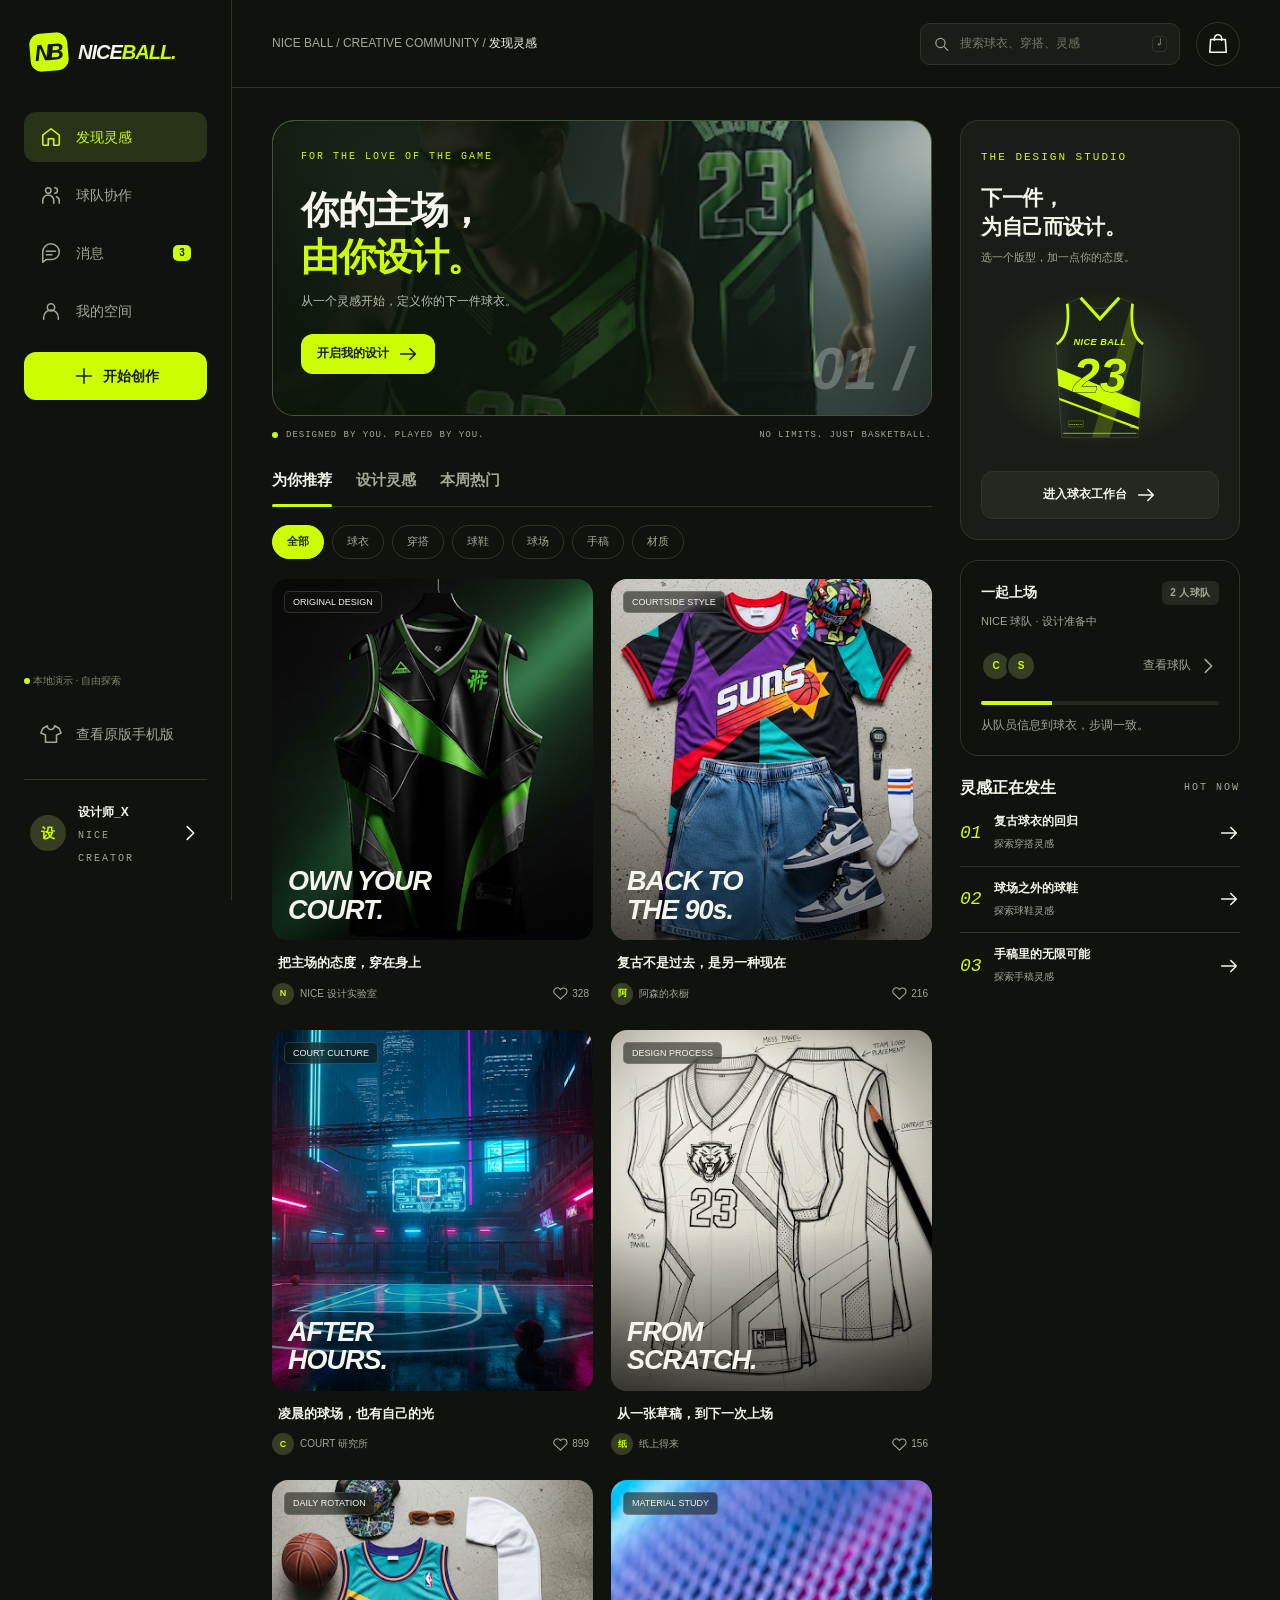
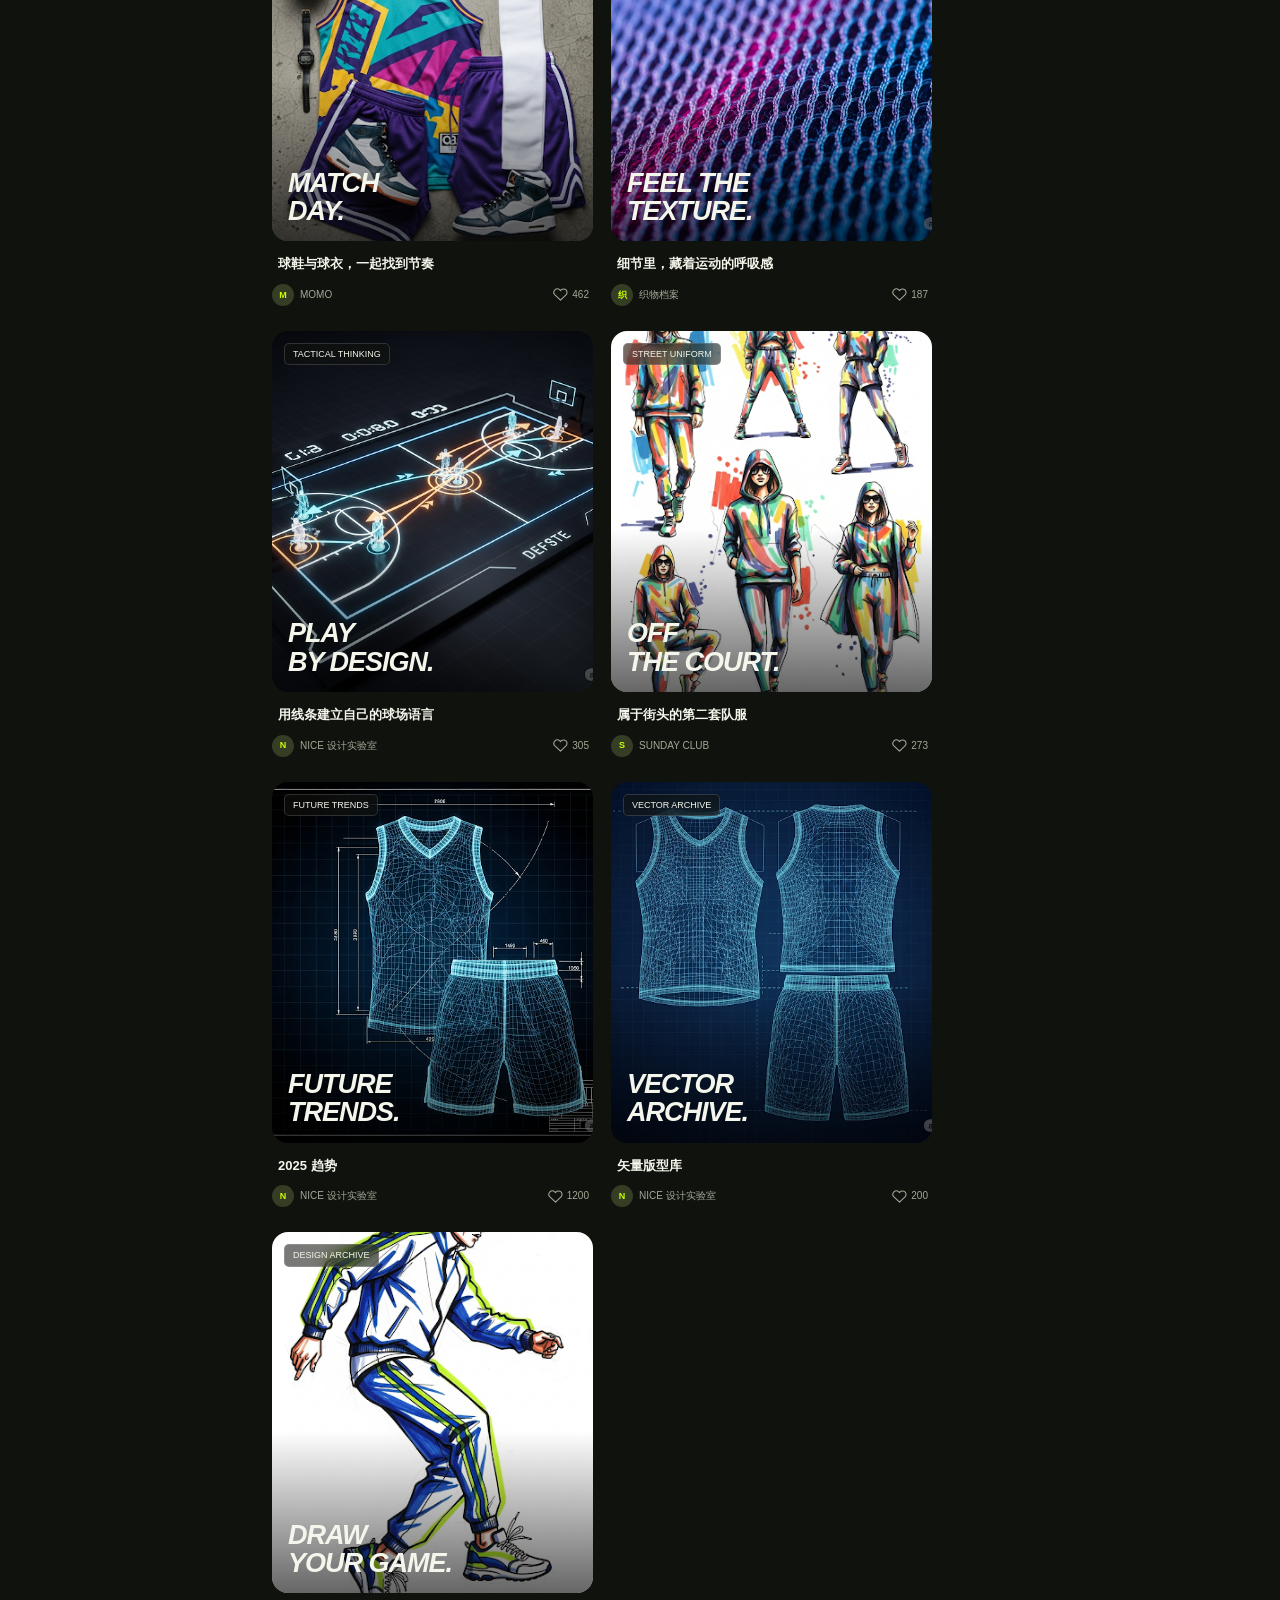
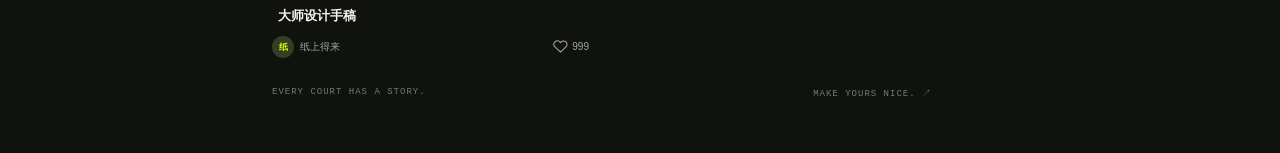
<file: web/index.html>
<!doctype html>
<html lang="zh-CN">
  <head>
    <meta charset="UTF-8" />
    <script src="../layout.js?v=dual-2"></script>
    <script src="../shared-data.js?v=dual-2"></script>
    <meta
      name="viewport"
      content="width=device-width, initial-scale=1, viewport-fit=cover"
    />
    <meta name="theme-color" content="#10120e" />
    <meta
      name="description"
      content="NICE BALL — 把你的主场，穿在身上。球衣设计与球队协作。"
    />
    <title>NICE BALL 网页版 · 你的主场，由你设计</title>
    <link rel="stylesheet" href="styles.css?v=dual-2" />
  </head>
  <body>
    <a class="skip-link" href="#main">跳到内容</a>
    <div id="app"></div>
    <div id="modal-root"></div>
    <div id="toast" role="status" aria-live="polite"></div>
    <script src="app.js?v=dual-2"></script>
  </body>
</html>
</file>
<file: web/styles.css>
@charset "UTF-8";
:root {
  color-scheme: dark;
  --bg: #10120e;
  --surface: #1a1d17;
  --surface2: #242820;
  --line: #30352b;
  --ink: #f4f5eb;
  --muted: #a2a896;
  --lime: #ccff00;
  --purple: #b49be5;
  --danger: #ff9a8b;
  --radius: 20px;
  --sans: "PingFang SC", "Noto Sans SC", "Microsoft YaHei", sans-serif;
  --display: "Arial Black", "PingFang SC", sans-serif;
  --mono: "SFMono-Regular", Consolas, monospace;
}
* {
  box-sizing: border-box;
}
body {
  margin: 0;
  background: var(--bg);
  color: var(--ink);
  font: 14px/1.6 var(--sans);
  -webkit-font-smoothing: antialiased;
}
button,
input,
select,
textarea {
  font: inherit;
}
button,
a,
input,
textarea,
select {
  -webkit-tap-highlight-color: transparent;
}
button {
  cursor: pointer;
  color: inherit;
  border: 0;
  background: transparent;
}
button:disabled {
  cursor: not-allowed;
  opacity: 0.45;
}
a {
  color: inherit;
  text-decoration: none;
}
button,
input,
select,
textarea,
a {
  outline-offset: 4px;
}
:focus-visible {
  outline: 2px solid var(--lime);
}
button {
  transition:
    background 0.18s,
    color 0.18s,
    transform 0.18s,
    border-color 0.18s;
}
button:active:not(:disabled) {
  transform: scale(0.97);
}
input,
select,
textarea {
  width: 100%;
  border: 1px solid var(--line);
  background: #12150f;
  border-radius: 12px;
  padding: 13px 14px;
  color: var(--ink);
  min-width: 0;
}
input:focus,
textarea:focus,
select:focus {
  border-color: var(--lime);
}
input[type="color"] {
  height: 48px;
  padding: 6px;
}
textarea {
  resize: vertical;
  min-height: 96px;
}
input::placeholder,
textarea::placeholder {
  color: #747c6b;
}
img {
  display: block;
  max-width: 100%;
  object-fit: cover;
}
svg {
  display: block;
}
h1,
h2,
h3,
p {
  margin: 0;
}
h1 {
  font-size: 32px;
  line-height: 1.2;
  letter-spacing: -1px;
}
h2 {
  font-size: 21px;
  line-height: 1.4;
  letter-spacing: -0.4px;
}
h3 {
  font-size: 16px;
  line-height: 1.5;
}
small {
  font-size: 12px;
}
::selection {
  background: var(--lime);
  color: var(--bg);
}
.icon {
  width: 22px;
  height: 22px;
  flex-shrink: 0;
  fill: none;
  stroke: currentColor;
  stroke-width: 1.7;
  stroke-linecap: round;
  stroke-linejoin: round;
}
.skip-link {
  position: fixed;
  top: -80px;
  left: 20px;
  z-index: 200;
  background: var(--lime);
  color: var(--bg);
  padding: 12px;
}
.skip-link:focus {
  top: 12px;
}
.muted {
  color: var(--muted);
}
.lime {
  color: var(--lime);
}
.mono {
  font-family: var(--mono);
  font-size: 11px;
  letter-spacing: 1px;
}
.eyebrow {
  font-family: var(--mono);
  font-size: 10px;
  letter-spacing: 2px;
  color: var(--muted);
  text-transform: uppercase;
}
.row {
  display: flex;
  align-items: center;
  gap: 12px;
}
.between {
  display: flex;
  align-items: center;
  justify-content: space-between;
  gap: 16px;
}
.stack {
  display: grid;
  gap: 16px;
}
.wrap {
  flex-wrap: wrap;
}
.grow {
  flex: 1;
  min-width: 0;
}
.divider {
  border: 0;
  border-top: 1px solid var(--line);
  margin: 24px 0;
}
.primary,
.secondary,
.danger,
.small-btn {
  display: inline-flex;
  align-items: center;
  justify-content: center;
  gap: 8px;
  font-weight: 650;
  min-height: 48px;
  padding: 12px 20px;
  border-radius: 12px;
}
.primary {
  background: var(--lime);
  color: #171c08;
}
.primary:hover {
  background: #dcff59;
}
.secondary {
  border: 1px solid var(--line);
  background: var(--surface2);
}
.secondary:hover {
  border-color: #6c775a;
}
.danger {
  color: var(--danger);
  border: 1px solid #633e31;
}
.small-btn {
  min-height: 36px;
  padding: 8px 12px;
  font-size: 12px;
  border: 1px solid var(--line);
  border-radius: 9px;
}
.small-btn.active {
  color: var(--lime);
  border-color: #687b2e;
  background: #2b3414;
}
.full {
  width: 100%;
}
.icon-btn {
  display: inline-flex;
  align-items: center;
  justify-content: center;
  width: 44px;
  height: 44px;
  border: 1px solid var(--line);
  border-radius: 50%;
  flex-shrink: 0;
}
.icon-btn:hover {
  background: var(--surface2);
}
.icon-btn.active {
  color: var(--lime);
  border-color: #65792b;
}
.icon-btn.active .fill-icon {
  fill: currentColor;
}
.text-btn {
  display: inline-flex;
  align-items: center;
  gap: 6px;
  color: var(--muted);
  padding: 8px 0;
  font-size: 12px;
}
.text-btn:hover {
  color: var(--lime);
}
.badge {
  display: inline-flex;
  align-items: center;
  gap: 6px;
  font-size: 10px;
  font-weight: 650;
  letter-spacing: 0.5px;
  padding: 4px 8px;
  background: #28351a;
  color: var(--lime);
  border-radius: 6px;
}
.badge.neutral {
  color: var(--muted);
  background: var(--surface2);
}
.badge.purple {
  color: #d5c4f5;
  background: #332b42;
}
.dot {
  height: 6px;
  width: 6px;
  border-radius: 50%;
  display: inline-block;
  background: var(--lime);
}
.avatar {
  width: 36px;
  height: 36px;
  border-radius: 50%;
  background: #353e25;
  color: var(--lime);
  display: inline-flex;
  align-items: center;
  justify-content: center;
  font-weight: 700;
  flex-shrink: 0;
  overflow: hidden;
}
.avatar img {
  width: 100%;
  height: 100%;
}
.avatar.big {
  width: 72px;
  height: 72px;
  font-size: 26px;
}
.label {
  display: grid;
  gap: 8px;
  font-size: 12px;
  color: var(--muted);
}
.field-row {
  display: grid;
  grid-template-columns: 1fr 1fr;
  gap: 12px;
}
.field-note {
  font-size: 11px;
  color: var(--muted);
}
.error {
  color: var(--danger);
  font-size: 12px;
}
.notice {
  padding: 12px 16px;
  border: 1px solid var(--line);
  background: #1f2519;
  border-radius: 12px;
  color: var(--muted);
  font-size: 12px;
}
.section-head {
  display: flex;
  align-items: end;
  justify-content: space-between;
  gap: 12px;
  margin: 28px 0 16px;
}
.section-head h2 {
  font-size: 19px;
}
.panel {
  padding: 24px;
  border: 1px solid var(--line);
  border-radius: var(--radius);
  background: var(--surface);
}
.empty {
  text-align: center;
  padding: 56px 20px;
  border: 1px dashed var(--line);
  border-radius: 16px;
  color: var(--muted);
}
.empty .icon {
  width: 36px;
  height: 36px;
  margin: 0 auto 16px;
  color: var(--lime);
}
.empty h3 {
  color: var(--ink);
  margin-bottom: 6px;
}
.empty .primary {
  margin-top: 20px;
}
.logo {
  display: flex;
  align-items: center;
  gap: 10px;
  white-space: nowrap;
}
.logo-mark {
  width: 38px;
  height: 38px;
  background: var(--lime);
  color: #14180c;
  border-radius: 11px;
  font: 900 italic 23px/38px var(--display);
  text-align: center;
  letter-spacing: -4px;
  padding-right: 4px;
  transform: rotate(-5deg);
}
.logo-word {
  font: 900 italic 20px/1 var(--display);
  letter-spacing: -1px;
}
.logo-word span {
  color: var(--lime);
}
.app-shell {
  display: grid;
  grid-template-columns: 232px minmax(0, 1fr);
  min-height: 100vh;
}
.sidebar {
  position: fixed;
  inset: 0 auto 0 0;
  width: 232px;
  border-right: 1px solid var(--line);
  padding: 32px 24px;
  display: flex;
  flex-direction: column;
  gap: 40px;
  z-index: 30;
  background: var(--bg);
}
.nav-list {
  display: grid;
  gap: 8px;
}
.nav-item {
  display: flex;
  align-items: center;
  gap: 14px;
  text-align: left;
  min-height: 50px;
  padding: 12px 16px;
  border-radius: 12px;
  color: var(--muted);
  font-weight: 550;
}
.nav-item:hover {
  background: var(--surface);
}
.nav-item.active {
  background: #293317;
  color: var(--lime);
}
.nav-item .count {
  margin-left: auto;
  background: var(--lime);
  color: #19200d;
  border-radius: 5px;
  min-width: 18px;
  text-align: center;
  font-size: 10px;
}
.sidebar-create {
  width: 100%;
  margin-top: 16px;
}
.sidebar-foot {
  margin-top: auto;
  display: grid;
  gap: 20px;
}
.local-label {
  font-size: 10px;
  color: #7e886e;
}
.side-user {
  border-top: 1px solid var(--line);
  padding-top: 20px;
  text-align: left;
}
.side-user strong {
  font-size: 12px;
}
.workspace {
  grid-column: 2;
  min-width: 0;
}
.topbar {
  height: 88px;
  padding: 0 40px;
  border-bottom: 1px solid var(--line);
  display: flex;
  align-items: center;
  justify-content: space-between;
  gap: 24px;
}
.breadcrumb {
  font-size: 12px;
  color: var(--muted);
}
.breadcrumb b {
  color: var(--ink);
  font-weight: 500;
}
.top-actions {
  display: flex;
  align-items: center;
  gap: 16px;
}
.searchbox {
  display: flex;
  align-items: center;
  gap: 10px;
  background: var(--surface);
  border: 1px solid var(--line);
  border-radius: 10px;
  padding: 0 12px;
  width: 260px;
  height: 42px;
}
.searchbox input {
  border: 0;
  padding: 8px 0;
  background: transparent;
  font-size: 12px;
  outline: 0;
}
.searchbox:focus-within {
  border-color: var(--lime);
}
.searchbox .icon {
  width: 17px;
  color: var(--muted);
}
.searchbox kbd {
  font: 10px var(--mono);
  color: var(--muted);
  border: 1px solid var(--line);
  padding: 1px 4px;
  border-radius: 4px;
}
.mobile-header,
.bottom-nav {
  display: none;
}
.main {
  padding: 32px 40px 56px;
  max-width: 1480px;
  margin: auto;
  animation: enter 0.25s ease-out;
}
.page-heading {
  margin-bottom: 28px;
}
.page-heading .eyebrow {
  margin-bottom: 10px;
}
.page-heading p {
  margin-top: 10px;
  color: var(--muted);
  font-size: 13px;
}
.home-layout {
  display: grid;
  grid-template-columns: minmax(0, 1fr) 280px;
  gap: 28px;
}
.hero {
  height: 296px;
  position: relative;
  border-radius: 22px;
  overflow: hidden;
  background: #27371f;
  border: 1px solid #445434;
}
.hero img {
  position: absolute;
  width: 100%;
  height: 100%;
  object-position: 70% 35%;
  opacity: 0.7;
}
.hero:after {
  content: "";
  position: absolute;
  inset: 0;
  background: linear-gradient(
    90deg,
    rgba(12, 21, 10, 0.96) 0%,
    rgba(12, 21, 10, 0.8) 34%,
    rgba(12, 21, 10, 0.05) 90%
  );
}
.hero-content {
  position: relative;
  z-index: 1;
  padding: 28px;
  max-width: 70%;
}
.hero .eyebrow {
  color: var(--lime);
  font-size: 10px;
}
.hero h1 {
  font-size: 38px;
  line-height: 1.23;
  margin: 16px 0 12px;
  letter-spacing: -1.5px;
}
.hero h1 em {
  font-style: normal;
  color: var(--lime);
}
.hero p {
  color: #b9c1ad;
  font-size: 12px;
  margin-bottom: 22px;
}
.hero .primary {
  min-height: 40px;
  padding: 9px 16px;
  font-size: 12px;
}
.hero-number {
  position: absolute;
  bottom: 16px;
  right: 20px;
  z-index: 1;
  font: 900 italic 60px/1 var(--display);
  color: #ffffff40;
}
.ticker {
  display: flex;
  justify-content: space-between;
  gap: 16px;
  margin: 14px 0 28px;
  color: var(--muted);
  font: 9px var(--mono);
  letter-spacing: 1px;
}
.ticker span {
  display: flex;
  align-items: center;
  gap: 8px;
}
.tabs {
  display: flex;
  align-items: center;
  gap: 24px;
  border-bottom: 1px solid var(--line);
  margin-bottom: 18px;
}
.tab {
  position: relative;
  color: var(--muted);
  font-size: 15px;
  font-weight: 650;
  padding: 0 0 14px;
  white-space: nowrap;
}
.tab.active {
  color: var(--ink);
}
.tab.active:after {
  content: "";
  position: absolute;
  bottom: -1px;
  left: 0;
  right: 0;
  height: 3px;
  background: var(--lime);
  border-radius: 4px;
}
.chips {
  display: flex;
  gap: 8px;
  overflow-x: auto;
  padding: 0 0 20px;
  scrollbar-width: none;
}
.chip {
  white-space: nowrap;
  padding: 6px 14px;
  min-height: 34px;
  border: 1px solid var(--line);
  border-radius: 24px;
  font-size: 11px;
  color: var(--muted);
}
.chip.active {
  background: var(--lime);
  border-color: var(--lime);
  color: #20280e;
  font-weight: 650;
}
.posts-grid {
  display: grid;
  grid-template-columns: repeat(2, minmax(0, 1fr));
  gap: 24px 18px;
}
.post-card {
  min-width: 0;
}
.post-image {
  position: relative;
  display: block;
  width: 100%;
  aspect-ratio: 4/4.5;
  border-radius: 16px;
  overflow: hidden;
  text-align: left;
  padding: 0;
  background: var(--surface);
}
.post-image img {
  width: 100%;
  height: 100%;
  transition: transform 0.4s;
}
.post-image:hover img {
  transform: scale(1.035);
}
.post-image:after {
  content: "";
  position: absolute;
  inset: 55% 0 0;
  background: linear-gradient(transparent, #0009);
}
.post-image .post-tag {
  position: absolute;
  top: 12px;
  left: 12px;
  border: 1px solid #ffffff25;
  background: #12150f90;
  backdrop-filter: blur(8px);
  padding: 3px 8px;
  font-size: 9px;
  z-index: 1;
  border-radius: 5px;
}
.post-image .image-title {
  position: absolute;
  bottom: 16px;
  left: 16px;
  z-index: 1;
  font: 900 italic 27px/1.05 var(--display);
  letter-spacing: -1px;
  max-width: 90%;
  white-space: pre-line;
}
.post-card h3 {
  font-size: 13px;
  margin: 12px 0 8px;
  font-weight: 600;
}
.post-meta {
  display: flex;
  align-items: center;
  gap: 6px;
  color: var(--muted);
  font-size: 10px;
}
.post-meta .avatar {
  width: 22px;
  height: 22px;
  font-size: 9px;
}
.like-mini {
  display: flex;
  align-items: center;
  gap: 4px;
  margin-left: auto;
  padding: 4px;
  font-size: 10px;
}
.like-mini .icon {
  width: 15px;
  height: 15px;
}
.like-mini.active {
  color: var(--lime);
}
.like-mini.active svg {
  fill: var(--lime);
}
.aside-stack {
  display: flex;
  flex-direction: column;
  gap: 20px;
}
.daily {
  border: 1px solid var(--line);
  border-radius: 18px;
  padding: 20px;
  background: var(--surface);
}
.daily .eyebrow {
  color: var(--lime);
}
.daily h2 {
  font-size: 21px;
  margin-top: 10px;
}
.daily p {
  font-size: 11px;
  color: var(--muted);
  margin: 8px 0 16px;
}
.mini-jersey {
  height: 172px;
  display: flex;
  align-items: center;
  justify-content: center;
  background: radial-gradient(ellipse at center, #36442a, transparent 65%);
  margin-bottom: 16px;
}
.mini-jersey svg {
  height: 170px;
  width: auto;
}
.daily .secondary {
  font-size: 12px;
  min-height: 40px;
}
.team-mini {
  border: 1px solid var(--line);
  padding: 20px;
  border-radius: 18px;
}
.team-mini h3 {
  font-size: 14px;
}
.team-mini p {
  font-size: 11px;
  color: var(--muted);
  margin: 8px 0 16px;
}
.avatar-stack {
  display: flex;
  padding-left: 5px;
}
.avatar-stack .avatar {
  border: 2px solid var(--bg);
  margin-left: -5px;
  width: 30px;
  height: 30px;
  font-size: 10px;
}
.mini-progress {
  height: 4px;
  background: var(--surface2);
  border-radius: 4px;
  margin: 16px 0 8px;
  overflow: hidden;
}
.mini-progress span {
  display: block;
  height: 100%;
  background: var(--lime);
}
.topic-row {
  border-bottom: 1px solid var(--line);
  padding: 12px 0;
  display: flex;
  align-items: center;
  gap: 12px;
  text-align: left;
  width: 100%;
}
.topic-row:last-child {
  border: 0;
}
.topic-row .rank {
  font: italic 18px var(--mono);
  color: var(--lime);
}
.topic-row strong {
  font-size: 12px;
  display: block;
}
.topic-row small {
  font-size: 10px;
  color: var(--muted);
}
.editor-layout {
  display: grid;
  grid-template-columns: minmax(0, 1fr) 340px;
  gap: 24px;
  align-items: start;
}
.preview-stage {
  position: sticky;
  top: 24px;
  min-height: 550px;
  display: flex;
  align-items: center;
  justify-content: center;
  border: 1px solid var(--line);
  border-radius: 22px;
  background: radial-gradient(
    ellipse at 50% 43%,
    #303b24 0%,
    #181d14 48%,
    #141810 100%
  );
  overflow: hidden;
}
.preview-stage:before {
  content: "";
  position: absolute;
  inset: 0;
  background-image:
    linear-gradient(#a3ba7010 1px, transparent 1px),
    linear-gradient(90deg, #a3ba7010 1px, transparent 1px);
  background-size: 36px 36px;
  mask-image: linear-gradient(transparent, #000);
}
.preview-stage #jersey-preview > svg {
  width: 75%;
  height: 420px;
  position: relative;
  filter: drop-shadow(0 28px 20px #0008);
}
.preview-label {
  position: absolute;
  top: 24px;
  left: 24px;
}
.preview-tools {
  position: absolute;
  bottom: 24px;
  left: 0;
  right: 0;
  display: flex;
  justify-content: center;
  gap: 8px;
}
.preview-tools button {
  background: #10150ec9;
  backdrop-filter: blur(10px);
}
.preview-corner {
  position: absolute;
  top: 24px;
  right: 24px;
  color: var(--muted);
  font-size: 10px;
}
.controls {
  display: grid;
  gap: 24px;
}
.control-group {
  border-bottom: 1px solid var(--line);
  padding-bottom: 24px;
}
.control-group h3 {
  margin-bottom: 14px;
  font-size: 13px;
}
.swatches {
  display: flex;
  gap: 10px;
  flex-wrap: wrap;
}
.swatch {
  width: 34px;
  height: 34px;
  border-radius: 50%;
  background: var(--swatch);
  border: 3px solid var(--surface2);
  outline: 1px solid transparent;
  outline-offset: 3px;
}
.swatch.active {
  outline-color: var(--lime);
}
.segmented {
  display: flex;
  padding: 4px;
  background: #11160f;
  border: 1px solid var(--line);
  border-radius: 12px;
  gap: 4px;
}
.segmented button {
  flex: 1;
  min-height: 36px;
  border-radius: 8px;
  font-size: 12px;
  color: var(--muted);
}
.segmented button.active {
  color: var(--ink);
  background: var(--surface2);
}
.template-grid {
  display: grid;
  grid-template-columns: repeat(3, minmax(0, 1fr));
  gap: 20px;
}
.template-card {
  padding: 20px;
  background: var(--surface);
  border: 1px solid var(--line);
  border-radius: 18px;
  text-align: left;
  overflow: hidden;
}
.template-card:hover {
  border-color: #7b8d56;
}
.template-card svg {
  width: 100%;
  height: 240px;
  margin-bottom: 16px;
}
.template-card p {
  color: var(--muted);
  font-size: 12px;
  margin: 6px 0 16px;
}
.two-col {
  display: grid;
  grid-template-columns: minmax(0, 1.4fr) minmax(0, 1fr);
  gap: 24px;
}
.team-banner {
  display: flex;
  align-items: center;
  gap: 20px;
  background: #263318;
  border: 1px solid #41532c;
  border-radius: 20px;
  padding: 24px;
  margin-bottom: 24px;
}
.team-banner .emblem {
  width: 64px;
  height: 64px;
  display: flex;
  align-items: center;
  justify-content: center;
  border: 1px solid #7c9546;
  border-radius: 16px;
  color: var(--lime);
}
.team-banner .emblem svg {
  width: 32px;
  height: 32px;
}
.team-banner h1 {
  font-size: 26px;
}
.team-banner p {
  color: #a9b899;
  font-size: 12px;
  margin-top: 6px;
}
.team-banner .badge {
  margin-left: auto;
}
.roster {
  width: 100%;
  border-collapse: collapse;
}
.roster th {
  font-weight: 400;
  color: var(--muted);
  font-size: 10px;
  text-align: left;
  padding: 0 8px 14px;
}
.roster td {
  padding: 14px 8px;
  border-top: 1px solid var(--line);
  font-size: 12px;
}
.roster td:last-child {
  text-align: right;
}
.roster td .icon-btn {
  width: 32px;
  height: 32px;
}
.roster td .icon {
  width: 15px;
  height: 15px;
}
.roster .avatar {
  width: 30px;
  height: 30px;
  font-size: 11px;
}
.confirm-box {
  display: flex;
  align-items: center;
  gap: 12px;
  padding: 16px;
  border: 1px solid var(--line);
  border-radius: 12px;
  font-size: 12px;
}
.confirm-box input {
  width: 18px;
  height: 18px;
  accent-color: var(--lime);
}
.money {
  font: 600 28px var(--mono);
  letter-spacing: -1px;
}
.money small {
  font-size: 14px;
}
.list-item {
  width: 100%;
  display: flex;
  align-items: center;
  gap: 14px;
  border-bottom: 1px solid var(--line);
  padding: 18px 0;
  text-align: left;
}
.list-item .icon {
  color: var(--muted);
  width: 18px;
}
.list-item .avatar {
  width: 46px;
  height: 46px;
}
.list-item p {
  font-size: 12px;
  color: var(--muted);
  margin-top: 4px;
}
.list-item strong {
  font-size: 14px;
}
.list-item .time {
  font: 10px var(--mono);
  color: var(--muted);
  margin-left: auto;
  align-self: flex-start;
  padding-top: 4px;
}
.unread {
  background: var(--lime);
  width: 7px;
  height: 7px;
  border-radius: 50%;
  margin-left: 6px;
}
.profile-head {
  display: flex;
  align-items: center;
  gap: 20px;
  margin-bottom: 24px;
}
.profile-head h1 {
  font-size: 28px;
}
.profile-head p {
  font-size: 12px;
  color: var(--muted);
  margin: 6px 0;
}
.profile-head > .secondary {
  margin-left: auto;
}
.stats {
  display: flex;
  gap: 40px;
  border-block: 1px solid var(--line);
  padding: 24px 0;
  margin-bottom: 28px;
}
.stat strong {
  display: block;
  font: 600 24px var(--mono);
  margin-bottom: 4px;
}
.stat span {
  font-size: 11px;
  color: var(--muted);
}
.work-grid {
  display: grid;
  grid-template-columns: repeat(3, minmax(0, 1fr));
  gap: 18px;
}
.work-card {
  border: 1px solid var(--line);
  background: var(--surface);
  border-radius: 16px;
  overflow: hidden;
}
.work-card .work-art {
  height: 220px;
  display: flex;
  align-items: center;
  justify-content: center;
  background: radial-gradient(ellipse, #36402d, transparent);
}
.work-art svg {
  height: 195px;
  width: 160px;
}
.work-info {
  padding: 16px;
}
.work-info h3 {
  font-size: 14px;
}
.work-info p {
  font-size: 10px;
  color: var(--muted);
  margin: 4px 0 14px;
}
.work-actions {
  display: flex;
  gap: 8px;
}
.detail-layout {
  display: grid;
  grid-template-columns: 1.05fr 1fr;
  gap: 32px;
  align-items: start;
}
.detail-art {
  width: 100%;
  border-radius: 20px;
  max-height: 680px;
  object-fit: cover;
}
.detail-copy h1 {
  font-size: 28px;
  line-height: 1.45;
  margin: 20px 0 12px;
}
.detail-copy > p {
  font-size: 13px;
  color: var(--muted);
  line-height: 1.9;
}
.detail-copy .author-line {
  display: flex;
  align-items: center;
  gap: 10px;
}
.detail-copy .author-line .small-btn {
  margin-left: auto;
}
.detail-actions {
  display: flex;
  gap: 10px;
  margin: 24px 0;
}
.comments {
  margin-top: 28px;
}
.comment {
  padding: 16px 0;
  border-bottom: 1px solid var(--line);
}
.comment strong {
  font-size: 12px;
}
.comment p {
  font-size: 12px;
  color: var(--muted);
  margin: 6px 0 0 46px;
  white-space: pre-wrap;
  overflow-wrap: anywhere;
}
.comment-form {
  display: flex;
  gap: 8px;
  margin-top: 16px;
}
.comment-form input {
  font-size: 12px;
}
.chat-layout {
  max-width: 800px;
  margin: auto;
}
.chat-log {
  min-height: 350px;
  max-height: 55vh;
  overflow-y: auto;
  display: grid;
  align-content: start;
  gap: 18px;
  padding: 24px 0;
}
.chat-message {
  max-width: 80%;
  justify-self: start;
  display: grid;
  gap: 6px;
}
.chat-message.me {
  justify-self: end;
}
.bubble {
  border-radius: 16px 16px 16px 2px;
  background: var(--surface2);
  padding: 12px 16px;
  font-size: 13px;
  white-space: pre-wrap;
  overflow-wrap: anywhere;
}
.me .bubble {
  background: #34441b;
  color: #ecf7d8;
  border-radius: 16px 16px 2px 16px;
}
.chat-message .time {
  font-size: 10px;
  color: var(--muted);
}
.chat-message.me .time {
  text-align: right;
}
.chat-form {
  display: flex;
  gap: 10px;
  border-top: 1px solid var(--line);
  padding-top: 20px;
}
.order-card {
  border: 1px solid var(--line);
  padding: 24px;
  border-radius: 18px;
  margin-bottom: 16px;
}
.order-card .order-art {
  width: 90px;
  height: 100px;
  background: var(--surface);
  border-radius: 10px;
  display: flex;
  align-items: center;
  justify-content: center;
}
.order-art svg {
  height: 90px;
  width: 70px;
}
.order-card h3 {
  margin-bottom: 6px;
  font-size: 14px;
}
.order-card p {
  font-size: 12px;
  color: var(--muted);
}
.order-card .row {
  margin: 20px 0;
}
.order-card .mono {
  font-size: 10px;
}
.back-head {
  display: flex;
  align-items: center;
  gap: 14px;
  margin-bottom: 24px;
}
.back-head h1 {
  font-size: 24px;
}
.back-head .eyebrow {
  margin-top: 3px;
}
.back-head .actions {
  margin-left: auto;
  display: flex;
  gap: 10px;
}
.prompt-example {
  text-align: left;
  font-size: 12px;
  color: var(--muted);
  padding: 12px 16px;
  border: 1px solid var(--line);
  border-radius: 12px;
}
.prompt-example:hover {
  border-color: var(--lime);
  color: var(--ink);
}
.assistant-result {
  display: grid;
  grid-template-columns: repeat(3, 1fr);
  gap: 16px;
}
.idea-card {
  border: 1px solid var(--line);
  border-radius: 18px;
  padding: 16px;
  background: var(--surface);
  text-align: left;
}
.idea-card svg {
  width: 100%;
  height: 220px;
}
.idea-card h3 {
  font-size: 14px;
  margin: 10px 0 4px;
}
.idea-card p {
  font-size: 11px;
  color: var(--muted);
  margin-bottom: 14px;
}
.modal-backdrop {
  position: fixed;
  inset: 0;
  background: #030600c9;
  backdrop-filter: blur(8px);
  z-index: 90;
  display: flex;
  align-items: center;
  justify-content: center;
  padding: 24px;
  animation: enter 0.18s ease-out;
}
.modal {
  width: 100%;
  max-width: 480px;
  max-height: 90dvh;
  overflow: auto;
  background: var(--surface);
  border: 1px solid #485139;
  border-radius: 24px;
  padding: 28px;
  box-shadow: 0 24px 80px #0008;
}
.modal-header {
  display: flex;
  align-items: center;
  justify-content: space-between;
  margin-bottom: 24px;
}
.modal-header h2 {
  font-size: 21px;
}
.modal-header .icon-btn {
  width: 32px;
  height: 32px;
}
.modal .stack {
  gap: 18px;
}
.modal .modal-sub {
  color: var(--muted);
  font-size: 12px;
  margin: -8px 0 20px;
}
.modal-actions {
  display: flex;
  gap: 12px;
  margin-top: 24px;
}
.modal-actions > * {
  flex: 1;
}
.success-icon {
  margin: 8px auto 20px;
  width: 64px;
  height: 64px;
  border-radius: 50%;
  background: var(--lime);
  color: #23300c;
  display: flex;
  align-items: center;
  justify-content: center;
}
.success-icon .icon {
  width: 32px;
  height: 32px;
}
#toast {
  position: fixed;
  bottom: 32px;
  left: 50%;
  transform: translate(-50%, 20px);
  max-width: calc(100% - 32px);
  padding: 12px 20px;
  border: 1px solid #61713d;
  border-radius: 12px;
  background: #26311b;
  color: #edffd4;
  z-index: 120;
  opacity: 0;
  pointer-events: none;
  transition:
    opacity 0.2s,
    transform 0.2s;
  box-shadow: 0 12px 32px #0005;
  font-size: 13px;
}
#toast.visible {
  opacity: 1;
  transform: translate(-50%, 0);
}
.sr-only {
  position: absolute;
  width: 1px;
  height: 1px;
  overflow: hidden;
  clip: rect(0, 0, 0, 0);
  white-space: nowrap;
}
body.modal-open {
  overflow: hidden;
}
.helper-footer {
  padding: 28px 0 0;
  display: flex;
  justify-content: space-between;
  font: 9px var(--mono);
  letter-spacing: 1px;
  color: #737d65;
}
.search-summary {
  font-size: 13px;
  color: var(--muted);
  margin: 0 0 20px;
}
.file-input {
  font-size: 12px;
  padding: 10px;
}
.delete-text {
  color: var(--danger);
}
@keyframes enter {
  from {
    opacity: 0;
    transform: translateY(6px);
  }
  to {
    opacity: 1;
    transform: translateY(0);
  }
}
@media (min-width: 1600px) {
  .main {
    padding-top: 40px;
  }
  .hero {
    height: 340px;
  }
  .hero-content {
    padding: 36px;
  }
  .hero h1 {
    font-size: 46px;
  }
  .home-layout {
    grid-template-columns: minmax(0, 1fr) 300px;
  }
  .posts-grid {
    grid-template-columns: repeat(3, minmax(0, 1fr));
  }
}
@media (max-width: 1200px) {
  .app-shell {
    grid-template-columns: 196px minmax(0, 1fr);
  }
  .sidebar {
    width: 196px;
    padding: 28px 16px;
  }
  .logo-word {
    font-size: 17px;
  }
  .topbar {
    padding: 0 28px;
  }
  .main {
    padding: 28px;
  }
  .home-layout {
    grid-template-columns: minmax(0, 1fr) 240px;
    gap: 20px;
  }
  .hero-content {
    max-width: 80%;
  }
  .hero h1 {
    font-size: 33px;
  }
  .editor-layout {
    grid-template-columns: minmax(0, 1fr) 300px;
  }
  .top-actions .mono {
    display: none;
  }
  .searchbox {
    width: 220px;
  }
  .work-grid {
    grid-template-columns: repeat(2, minmax(0, 1fr));
  }
  .hero p {
    max-width: 180px;
  }
  .template-card svg {
    height: 190px;
  }
}
@media (max-width: 1000px) {
  .home-layout {
    grid-template-columns: minmax(0, 1fr);
  }
  .aside-stack {
    display: none;
  }
  .two-col {
    grid-template-columns: 1fr;
  }
  .editor-layout {
    grid-template-columns: minmax(0, 1fr) 280px;
  }
  .main {
    padding: 24px;
  }
  .topbar {
    padding: 0 24px;
  }
  .breadcrumb span {
    display: none;
  }
  .detail-layout {
    gap: 24px;
  }
  .hero p {
    max-width: unset;
  }
  .hero-content {
    max-width: 65%;
  }
  .template-grid {
    gap: 12px;
  }
  .template-card {
    padding: 16px;
  }
  .template-card svg {
    height: 160px;
  }
}
@media (max-width: 760px) {
  .app-shell {
    display: block;
  }
  .sidebar,
  .topbar {
    display: none;
  }
  .workspace {
    width: 100%;
  }
  .mobile-header {
    display: flex;
    height: 72px;
    padding: 16px 20px;
    align-items: center;
    justify-content: space-between;
    border-bottom: 1px solid var(--line);
    background: var(--bg);
  }
  .mobile-header .logo-mark {
    width: 32px;
    height: 32px;
    line-height: 32px;
    font-size: 20px;
    border-radius: 9px;
  }
  .mobile-header .logo-word {
    font-size: 19px;
  }
  .mobile-header .icon-btn {
    width: 36px;
    height: 36px;
  }
  .mobile-header .row {
    gap: 8px;
  }
  .main {
    padding: 24px 20px calc(100px + env(safe-area-inset-bottom));
    min-height: calc(100dvh - 72px);
  }
  .bottom-nav {
    display: flex;
    align-items: center;
    justify-content: space-around;
    position: fixed;
    bottom: 0;
    left: 0;
    right: 0;
    z-index: 40;
    height: calc(76px + env(safe-area-inset-bottom));
    padding: 8px 8px calc(8px + env(safe-area-inset-bottom));
    background: #151911ee;
    backdrop-filter: blur(20px);
    border-top: 1px solid var(--line);
  }
  .bottom-nav button {
    min-width: 52px;
    display: flex;
    flex-direction: column;
    gap: 4px;
    align-items: center;
    color: #929c84;
    font-size: 10px;
    padding: 6px;
    border-radius: 8px;
  }
  .bottom-nav button.active {
    color: var(--lime);
  }
  .bottom-nav .create-nav {
    width: 48px;
    min-width: 48px;
    height: 44px;
    justify-content: center;
    background: var(--lime);
    color: #182009;
    border-radius: 13px;
    transform: translateY(-8px);
  }
  .create-nav .icon {
    width: 26px;
    height: 26px;
  }
  .hero {
    height: 290px;
    border-radius: 18px;
  }
  .hero-content {
    padding: 24px;
    max-width: 82%;
  }
  .hero h1 {
    font-size: 34px;
    margin: 18px 0 10px;
  }
  .hero p {
    max-width: 170px;
    font-size: 11px;
    margin-bottom: 20px;
  }
  .hero img {
    object-position: 65% center;
  }
  .hero:after {
    background: linear-gradient(90deg, #101a0bf2, #101a0b9c 50%, #101a0b00);
  }
  .hero .primary {
    font-size: 11px;
  }
  .hero-number {
    font-size: 48px;
  }
  .ticker {
    font-size: 8px;
    margin: 14px 0 28px;
    letter-spacing: 0.5px;
    gap: 4px;
  }
  .ticker span:last-child {
    display: none;
  }
  .tabs {
    gap: 24px;
  }
  .tab {
    font-size: 15px;
  }
  .chips {
    gap: 8px;
    padding-bottom: 16px;
  }
  .chip {
    font-size: 11px;
    padding: 6px 13px;
  }
  .posts-grid {
    gap: 22px 12px;
  }
  .post-image {
    border-radius: 12px;
    aspect-ratio: 3/4;
  }
  .post-image .image-title {
    font-size: 24px;
    bottom: 12px;
    left: 12px;
  }
  .post-image .post-tag {
    left: 10px;
    top: 10px;
    font-size: 8px;
  }
  .post-card h3 {
    font-size: 12px;
    line-height: 1.7;
    margin-top: 10px;
  }
  .post-meta {
    font-size: 9px;
    gap: 5px;
  }
  .post-meta .avatar {
    width: 19px;
    height: 19px;
  }
  .like-mini {
    padding: 3px 0;
    font-size: 9px;
    gap: 3px;
  }
  .like-mini .icon {
    width: 13px;
    height: 13px;
  }
  .page-heading {
    margin-bottom: 24px;
  }
  .page-heading h1 {
    font-size: 28px;
  }
  .page-heading p {
    font-size: 12px;
  }
  .section-head {
    margin-top: 24px;
  }
  .helper-footer {
    font-size: 8px;
  }
  .back-head {
    gap: 10px;
    flex-wrap: wrap;
  }
  .back-head h1 {
    font-size: 21px;
  }
  .back-head .actions {
    gap: 8px;
  }
  .back-head .actions button {
    padding: 10px 12px;
    min-height: 40px;
    font-size: 12px;
  }
  .back-head .actions .icon {
    width: 17px;
    height: 17px;
  }
  .editor-layout {
    display: flex;
    flex-direction: column;
    gap: 24px;
  }
  .preview-stage {
    position: relative;
    top: 0;
    width: 100%;
    min-height: 370px;
  }
  .preview-stage #jersey-preview > svg {
    height: 310px;
    width: 75%;
    margin-bottom: 20px;
  }
  .preview-label {
    top: 16px;
    left: 16px;
  }
  .preview-corner {
    top: 16px;
    right: 16px;
    font-size: 9px;
  }
  .preview-tools {
    bottom: 16px;
  }
  .controls {
    width: 100%;
    gap: 20px;
  }
  .controls .control-group {
    padding-bottom: 20px;
  }
  .template-grid {
    grid-template-columns: 1fr;
  }
  .template-card {
    display: grid;
    grid-template-columns: 120px 1fr;
    align-items: center;
    gap: 20px;
    padding: 20px;
  }
  .template-card svg {
    height: 170px;
    grid-row: 1/5;
    margin: 0;
  }
  .template-card p {
    margin: 0;
  }
  .template-card h3 {
    align-self: end;
  }
  .template-card .small-btn {
    width: fit-content;
  }
  .panel {
    padding: 20px;
    border-radius: 16px;
  }
  .team-banner {
    padding: 20px;
    gap: 14px;
    flex-wrap: wrap;
  }
  .team-banner h1 {
    font-size: 23px;
  }
  .team-banner .emblem {
    width: 52px;
    height: 52px;
  }
  .team-banner .badge {
    margin-left: 0;
  }
  .roster td,
  .roster th {
    padding-left: 4px;
    padding-right: 4px;
  }
  .roster .row {
    gap: 8px;
  }
  .roster td {
    font-size: 11px;
  }
  .roster .avatar {
    width: 25px;
    height: 25px;
  }
  .profile-head {
    gap: 14px;
    flex-wrap: wrap;
  }
  .profile-head h1 {
    font-size: 25px;
  }
  .profile-head .secondary {
    font-size: 11px;
    min-height: 36px;
    padding: 8px 12px;
  }
  .profile-head .avatar.big {
    width: 60px;
    height: 60px;
  }
  .stats {
    justify-content: space-between;
    gap: 16px;
    padding: 20px 0;
  }
  .stat strong {
    font-size: 22px;
  }
  .work-grid {
    gap: 12px;
  }
  .work-card .work-art {
    height: 175px;
  }
  .work-art svg {
    height: 160px;
    width: 130px;
  }
  .work-info {
    padding: 12px;
  }
  .work-info h3 {
    font-size: 12px;
  }
  .work-actions {
    flex-wrap: wrap;
    gap: 6px;
  }
  .work-actions .small-btn {
    font-size: 10px;
    padding: 7px 10px;
    min-height: 32px;
  }
  .detail-layout {
    grid-template-columns: 1fr;
    gap: 24px;
  }
  .detail-art {
    max-height: 470px;
    aspect-ratio: 1/1.1;
  }
  .detail-copy h1 {
    font-size: 25px;
  }
  .detail-copy > p {
    font-size: 13px;
  }
  .detail-actions {
    gap: 8px;
  }
  .detail-actions .secondary {
    padding: 10px 12px;
    min-height: 44px;
    font-size: 12px;
  }
  .assistant-result {
    grid-template-columns: 1fr;
  }
  .idea-card {
    display: grid;
    grid-template-columns: 110px 1fr;
    gap: 8px 16px;
    align-items: center;
  }
  .idea-card svg {
    height: 170px;
    grid-row: 1/5;
  }
  .idea-card h3 {
    margin-top: 0;
  }
  .idea-card p {
    margin: 0;
  }
  .idea-card .secondary {
    min-height: 36px;
    font-size: 12px;
  }
  .modal-backdrop {
    padding: 16px;
    align-items: flex-end;
  }
  .modal {
    border-radius: 24px;
    max-height: 88dvh;
    padding: 24px;
    margin-bottom: env(safe-area-inset-bottom);
  }
  #toast {
    bottom: calc(94px + env(safe-area-inset-bottom));
    font-size: 12px;
  }
  .chat-message {
    max-width: 88%;
  }
  .order-card {
    padding: 18px;
  }
  .order-card .money {
    font-size: 22px;
  }
  .order-card .between {
    gap: 8px;
  }
  .chat-log {
    max-height: 52dvh;
    min-height: 300px;
  }
}
@media (max-width: 360px) {
  .main {
    padding-left: 16px;
    padding-right: 16px;
  }
  .hero-content {
    padding: 20px;
    max-width: 90%;
  }
  .hero h1 {
    font-size: 30px;
  }
  .post-meta .avatar {
    display: none;
  }
  .tabs {
    gap: 20px;
  }
  .profile-head > .secondary {
    margin-left: 0;
  }
  .work-grid {
    grid-template-columns: 1fr;
  }
  .field-row {
    grid-template-columns: 1fr;
  }
}
@media (prefers-reduced-motion: reduce) {
  *,
  *:before,
  *:after {
    animation: none !important;
    transition: none !important;
    scroll-behavior: auto !important;
  }
}
</file>
